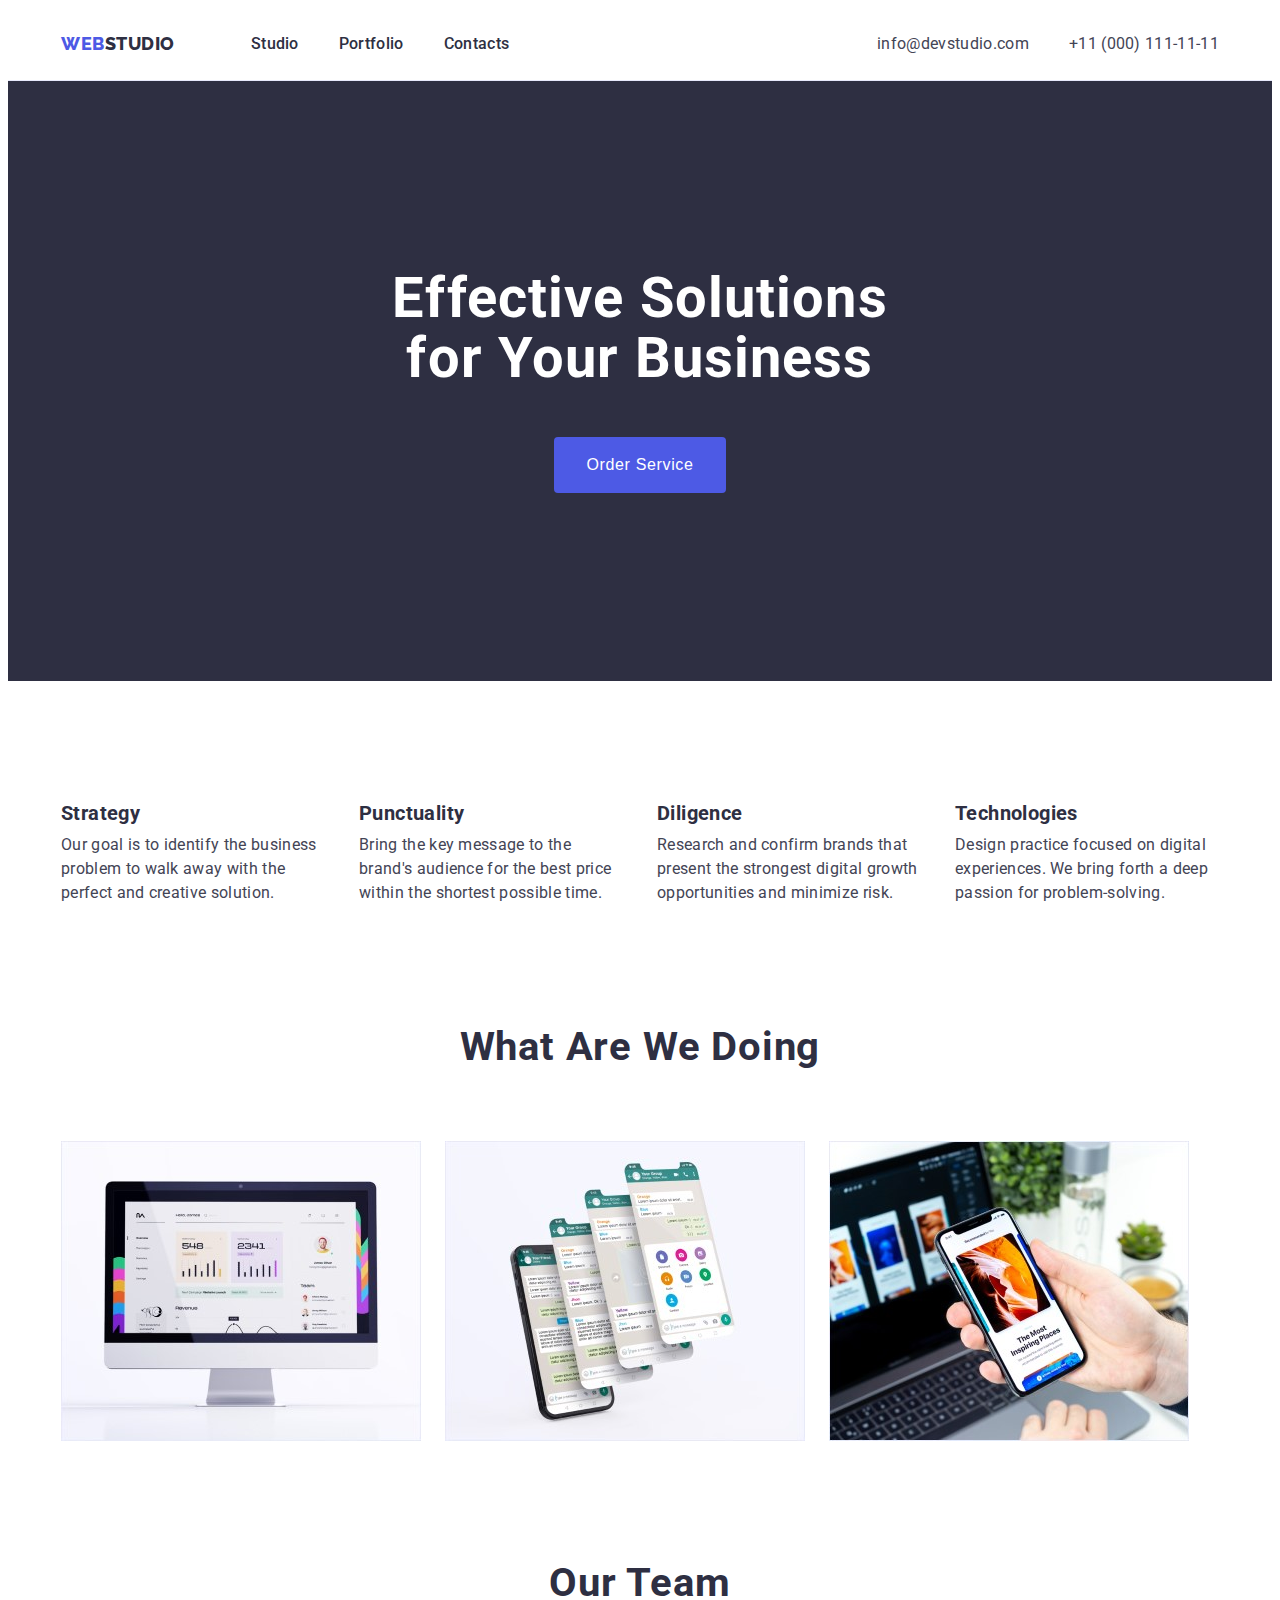
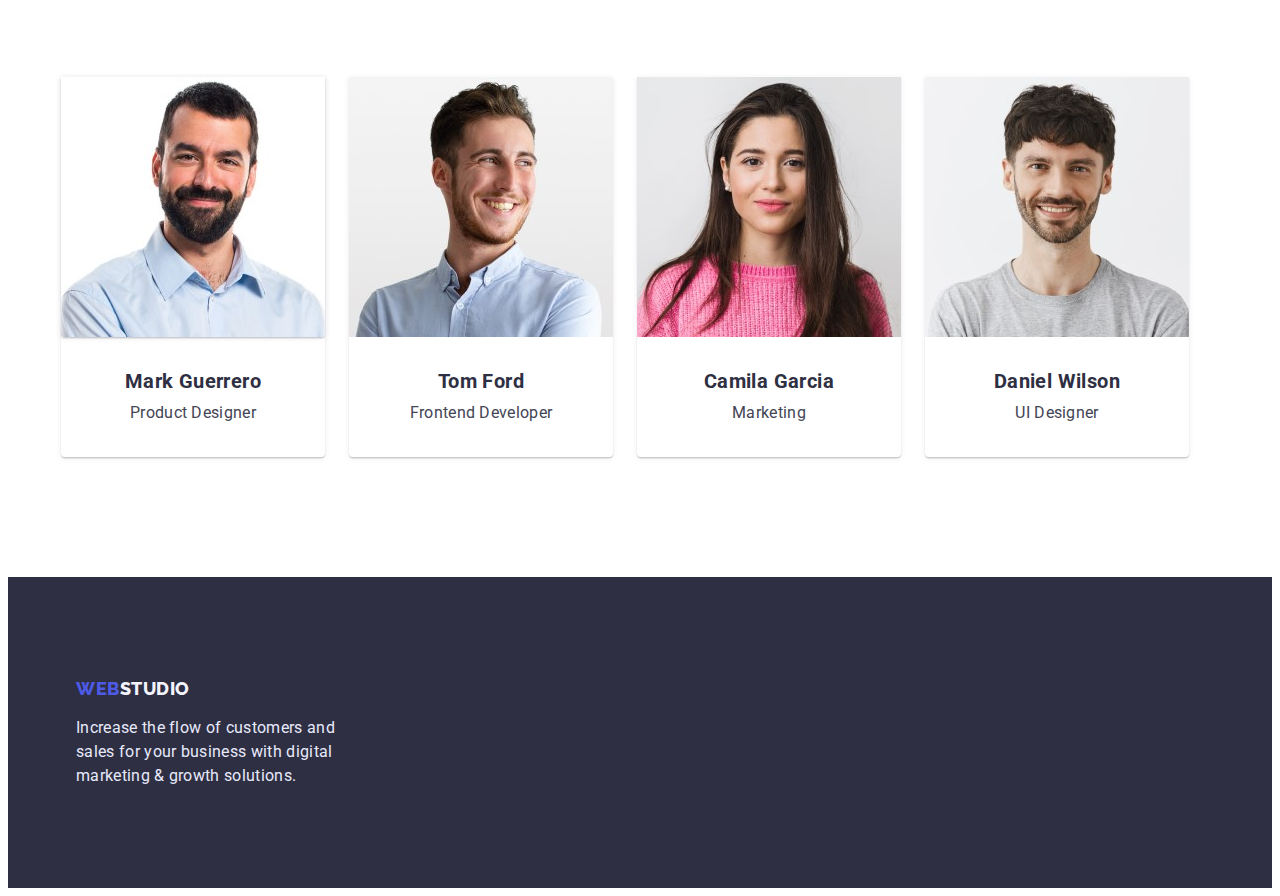
<file: index.html>
<!DOCTYPE html>
<html lang="en">

<head>
    <meta charset="UTF-8" />
    <meta http-equiv="X-UA-Compatible" content="IE=edge" />
    <meta name="viewport" content="width=device-width, initial-scale=1.0" />
    <title>Main page</title>
    <link rel="preconnect" href="https://fonts.googleapis.com">
    <link rel="preconnect" href="https://fonts.gstatic.com" crossorigin>
    <link href="https://fonts.googleapis.com/css2?family=Raleway:wght@800&family=Roboto:wght@400;500;700;900&display=swap"
      rel="stylesheet">
    <link rel="stylesheet" href="https://cdnjs.cloudflare.com/ajax/libs/modern-normalize/1.1.0/modern-normalize.min.css"
      integrity="sha512-wpPYUAdjBVSE4KJnH1VR1HeZfpl1ub8YT/NKx4PuQ5NmX2tKuGu6U/JRp5y+Y8XG2tV+wKQpNHVUX03MfMFn9Q=="
      crossorigin="anonymous" referrerpolicy="no-referrer" />
    <link rel="stylesheet" href="./css/styles.css" />
</head>

<body>
    <!-- header -->
    <header class="page-header">
      <div class="container header-container">
      <nav class="nav">
        <!-- logo -->
        <a class="link logo" href="./index.html">Web<span class="logo-item">Studio</span></a>
        <ul class="list menu-list">
          <li class="menu-item"><a class="link menu-link" href="./index.html">Studio</a></li>
          <li class="menu-item"><a class="link menu-link" href="./portfolio.html">Portfolio</a></li>
          <li class="menu-item"><a class="link menu-link" href="">Contacts</a></li>
        </ul>
      </nav>
      <!-- contacts -->
      <address>
        <ul class="list contacts">
          <li><a class="link contacts" href="mailto:info@devstudio.com">info@devstudio.com</a></li>
          <li><a class="link contacts" href="tel:+110001111111">+11 (000) 111-11-11</a></li>
        </ul>
      </address>
      </div>
    </header>
    <main>
      <!-- hero -->
      <section class="section hero">
        <div class="container-hero">
        <h1 class="hero-title">Effective Solutions for Your Business</h1>
        <button class="button-default button-click" type="button">Order Service</button>
        </div>
      </section>
      <!--features-->
      <section class="section">
        <h2 hidden>Features</h2>
        <div class="container">
        <ul class="features">
          <li class="features-list">
            <h3 class="features-item">Strategy</h3>
            <p class="subtitle">
              Our goal is to identify the business problem to walk away with the
              perfect and creative solution.
            </p>
          </li>
          <li class="features-list">
            <h3 class="features-item">Punctuality</h3>
            <p class="subtitle">
              Bring the key message to the brand's audience for the best price
              within the shortest possible time.
            </pclass>
          </li>
          <li class="features-list">
            <h3 class="features-item">Diligence</h3>
            <p class="subtitle">
              Research and confirm brands that present the strongest digital
              growth opportunities and minimize risk.
            </p>
          </li>
          <li class="features-list">
            <h3 class="features-item">Technologies</h3>
            <p class="subtitle">
              Design practice focused on digital experiences. We bring forth a
              deep passion for problem-solving.
            </p>
          </li>
        </ul>
        </div>
      </section>
      <!--what we do?-->
      <section class="section-what-we-do">
        <div class="container">
                  <h2 class="title">What are we doing</h2>
        <ul class="list-images">
          <li>
            <img
              src="./images/desktop.jpg"
              alt="Desktop"
              width="360"
              height="300"
            />
          </li>
          <li>
            <img
              src="./images/mobile.jpg"
              alt="Desktop"
              width="360"
              height="300"
            />
          </li>
          <li>
            <img
              src="./images/desktopmobile.jpg"
              alt="Desktop"
              width="360"
              height="300"
            />
          </li>
        </ul>
        </div>
      </section>
      <!-- our team -->
      <section class="section">
        <div class="container">
          <h2 class="title">Our Team</h2>
        <ul class="our-team">
          <li class="position-name">
            <div class="card">
              <img src="./images/mark.jpg" class="position-name" alt="Mark" width="264" height="260"/>
            <div class="text-card"><h3 class="title-name">Mark Guerrero</h3>
            <p class="position">Product Designer</p>
            </div>
            </div>
          </li>
          <li class="position-name">
            <div class="card">
            <img src="./images/tom.jpg" alt="Mark" width="264" height="260"/>
            <div class="text-card"><h3 class="title-name">Tom Ford</h3>
            <p class="position">Frontend Developer</p>
            </div>
            </div>
          </li>
          <li class="position-name">
            <div class="card">
            <img src="./images/camila.jpg" alt="Mark" width="264" height="260"/>
            <div class="text-card"><h3 class="title-name">Camila Garcia</h3>
            <p class="position">Marketing</p>
            </div>
            </div>
          </li>
          <li class="position-name">
            <div class="card">
            <img src="./images/daniel.jpg"  alt="Mark" width="264" height="260"/>
            <div class="text-card"><h3 class="title-name">Daniel Wilson</h3>
            <p class="position">UI Designer</p>
            </div>
          </div>
          </li>
        </ul>
        </div>
      </section>
    </main>
    <!-- footer -->
    <footer class="footer">
      <div class="footer-section">
        <div class="footer-container">
      <a class="link logo" href="./index.html">Web<span class="logo-footer">Studio</span></a>
      <p class="footer-subtitle">Increase the flow of customers and sales for your business with digital marketing & growth solutions.</p>
        </div>
      </div>
    </footer>
</body>
</html>
</file>
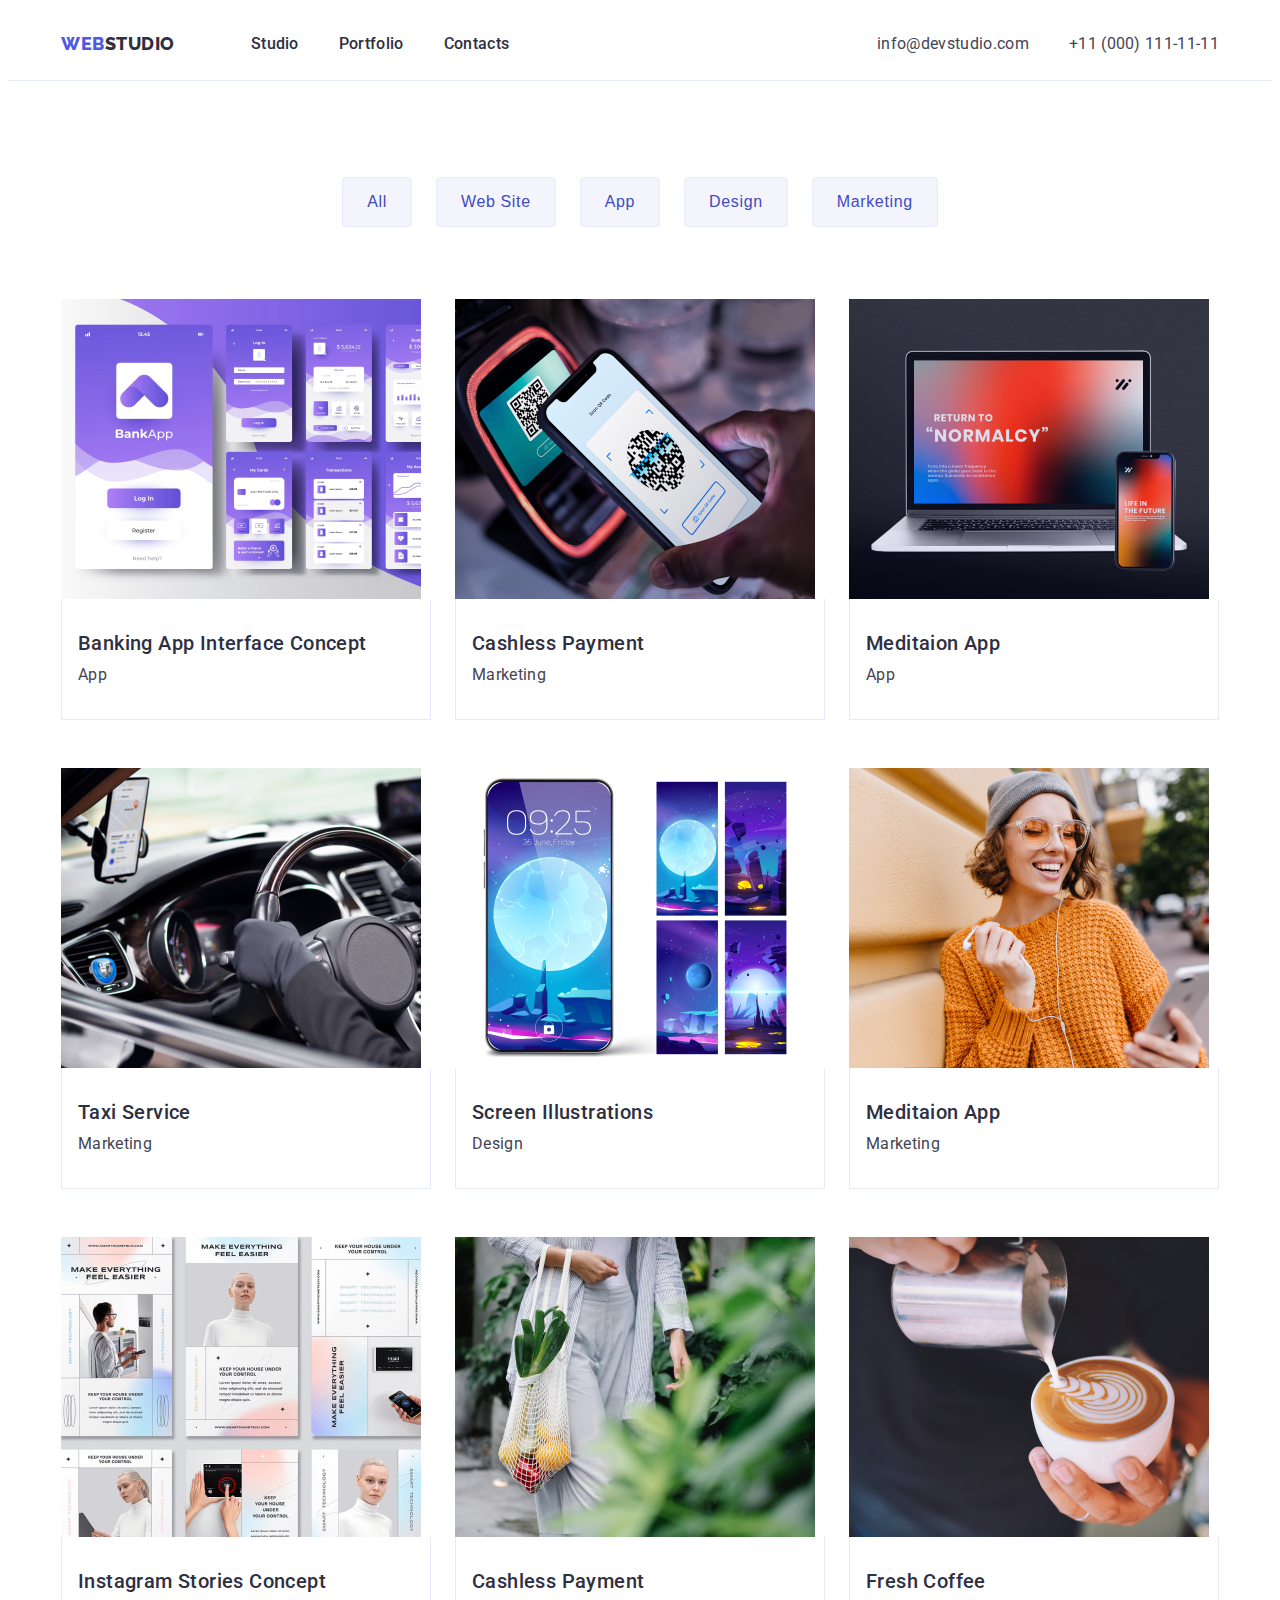
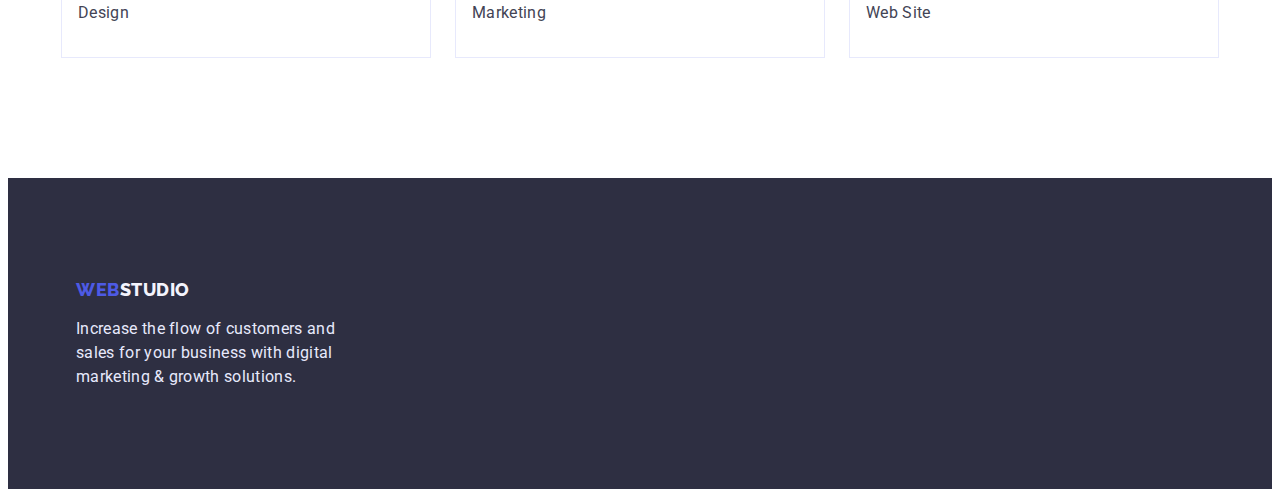
<file: portfolio.html>
<!DOCTYPE html>
<html lang="en">

<head>
    <meta charset="UTF-8" />
    <meta http-equiv="X-UA-Compatible" content="IE=edge" />
    <meta name="viewport" content="width=device-width, initial-scale=1.0" />
    <title>Main page</title>
    <link rel="preconnect" href="https://fonts.googleapis.com">
    <link rel="preconnect" href="https://fonts.gstatic.com" crossorigin>
    <link href="https://fonts.googleapis.com/css2?family=Raleway:wght@800&family=Roboto:wght@400;500;700;900&display=swap"
        rel="stylesheet">
    <link rel="stylesheet" href="https://cdnjs.cloudflare.com/ajax/libs/modern-normalize/1.1.0/modern-normalize.min.css"
        integrity="sha512-wpPYUAdjBVSE4KJnH1VR1HeZfpl1ub8YT/NKx4PuQ5NmX2tKuGu6U/JRp5y+Y8XG2tV+wKQpNHVUX03MfMFn9Q=="
        crossorigin="anonymous" referrerpolicy="no-referrer" />
    <link rel="stylesheet" href="./css/styles.css" />
</head>

<body>
    <!-- header -->
<header class="page-header">
    <div class="container header-container">
        <nav class="nav">
            <!-- logo -->
            <a class="link logo" href="./index.html">Web<span class="logo-item">Studio</span></a>
            <ul class="list menu-list">
                <li class="menu-item"><a class="link menu-link" href="./index.html">Studio</a></li>
                <li class="menu-item"><a class="link menu-link" href="./portfolio.html">Portfolio</a></li>
                <li class="menu-item"><a class="link menu-link" href="">Contacts</a></li>
            </ul>
        </nav>
        <!-- contacts -->
        <address>
            <ul class="list contacts">
                <li><a class="link contacts" href="mailto:info@devstudio.com">info@devstudio.com</a></li>
                <li><a class="link contacts" href="tel:+110001111111">+11 (000) 111-11-11</a></li>
            </ul>
        </address>
    </div>
</header>
    <!-- main -->
    <main>
        <section class="portfolio">
            <div class="container">
            <h1 hidden>filters</h1>
            <!-- filter-buttons -->
            <ul class="list button-list">
                <li><button class="button-filters button-filters-text" type="button">All</button></li>
                <li><button class="button-filters button-filters-text" type="button">Web Site</button></li>
                <li><button class="button-filters button-filters-text" type="button">App</button></li>
                <li><button class="button-filters button-filters-text" type="button">Design</button></li>
                <li><button class="button-filters button-filters-text" type="button">Marketing</button></li>
            </ul>
            </div>
            <!-- project cards -->
            <div class="container">
            <ul class="list project-cards">
                    <li class="project-card-item"><img src="./images/banking-app.jpg" alt="Banking App Interface Concept" width="360" height="300">
                       <div class="project-card-item-border card-content">
                        <h3 class="card-title">Banking App Interface Concept</h3>
                    <p class="card-subtitle">App</p>
                </div>
                </li>
                <li class="project-card-item"><img src="./images/cashless-payment.jpg" alt="Cashless Payment" width="360" height="300">
                    <div class="project-card-item-border card-content">
                        <h3 class="card-title">Cashless Payment</h3>
                    <p class="card-subtitle">Marketing</p>
                    </div>
                </li>
                <li class="project-card-item"><img src="./images/meditation-app.jpg" alt="Meditaion App" width="360" height="300">
                    <div class="project-card-item-border card-content">
                        <h3 class="card-title">Meditaion App</h3>
                        <p class="card-subtitle">App</p>
                    </div>
                    </li>
                    <li class="project-card-item"><img src="./images/taxi-service.jpg" alt="Taxi Service" width="360" height="300">
                        <div class="project-card-item-border card-content">
                        <h3 class="card-title">Taxi Service</h3>
                    <p class="card-subtitle">Marketing</p>
                    </div>
                </li>
                <li class="project-card-item"><img src="./images/screen-illustration.jpg" alt="Screen Illustrations" width="360" height="300">
                    <div class="project-card-item-border card-content">
                        <h3 class="card-title">Screen Illustrations</h3>
                    <p class="card-subtitle">Design</p>
                    </div>
                </li>
                <li class="project-card-item"><img src="./images/online-course.jpg" alt="Online Courses" width="360" height="300">
                    <div class="project-card-item-border card-content">
                        <h3 class="card-title">Meditaion App</h3>
                    <p class="card-subtitle">Marketing</p>
                    </div>
                </li>
                <li class="project-card-item"><img src="./images/instagram.jpg" alt="Instagram Stories Concept" width="360" height="300">
                    <div class="project-card-item-border card-content">
                        <h3 class="card-title">Instagram Stories Concept</h3>
                    <p class="card-subtitle">Design</p>
                    </div>
                </li>
                <li class="project-card-item"><img src="./images/organic-food.jpg" alt="Organic Food" width="360" height="300">
                    <div class="project-card-item-border card-content">
                        <h3 class="card-title">Cashless Payment</h3>
                    <p class="card-subtitle">Marketing</p>
                    </div>
                </li>
                <li class="project-card-item"><img src="./images/fresh-coffee.jpg" alt="Fresh Coffee" width="360" height="300">
                    <div class="project-card-item-border card-content">
                        <h3 class="card-title">Fresh Coffee</h3>
                    <p class="card-subtitle">Web Site</p>
                    </div>
                </li>
            </ul>
            </div>
        </section>
    </main>
    <!-- footer -->
    <footer class="footer">
        <div class="footer-section">
            <div class="footer-container">
                <a class="link logo" href="./index.html">Web<span class="logo-footer">Studio</span></a>
                <p class="footer-subtitle">Increase the flow of customers and sales for your business with digital marketing & growth solutions.</p>
            </div>
        </div>
    </footer>
</body>

</html>
</file>
<file: css/styles.css>
:root {
  --text-color: #434455;
  --main-color: #f4f4fd;
  --accent-color: #404bbf;
  --link-color: #2e2f42;
  --background-color: #fff;
}

html {
  box-sizing: border-box;
}
/*styles*/

.list {
  list-style: none;
  display: flex;
}

.link {
  text-decoration: none;
  display: flex;
}

h1,
h2,
h3,
p {
  margin: 0;
}

ul {
  margin: 0;
  padding: 0;
}

img {
  display: block;
  max-width: 100%;
  height: auto;
}

body {
  font-family: 'Roboto', sans-serif;
  color: var(--link-color);
  background-color: var(--background-color);
  font-size: 16px;
}

.container {
  width: 100%;
  max-width: 1158px;
  padding: 0 15px;
  margin: 0 auto;
  justify-content: center;
}

.section {
  padding: 120px 0px 120px 0px;
}

/*button*/

.button-default {
  background: #4d5ae5;
  border-radius: 4px;
  border: none;
}

.button-default:hover,
.button-default:focus {
  background: var(--accent-color);
  box-shadow: 0px 4px 4px rgba(0, 0, 0, 0.15);
}

.button-click {
  padding: 16px 32px;
  margin-top: 48px;
  margin-left: auto;
  margin-right: auto;
  font-weight: 500;
  font-size: 16px;
  line-height: 1.5;
  letter-spacing: 0.04em;
  color: var(--background-color);
  display: block;
}

/*header*/

.page-header {
  display: flex;
  max-height: 74px;
  margin-left: auto;
  margin-right: auto;
  border-bottom: 1px solid #e7e9fc;
}

.header-container {
  display: flex;
  align-items: center;
}

/*logo*/

.logo-item {
  color: var(--link-color);
}

.logo {
  font-weight: 800;
  cursor: pointer;
  color: #4d5ae5;
  font-family: 'Raleway', sans-serif;
  font-size: 18px;
  line-height: 1.3;

  align-items: center;
  letter-spacing: 0.03em;
  text-transform: uppercase;

  margin-right: 76px;
}

.logo:hover,
.logo:focus {
  color: var(--accent-color);
}

/*menu-list*/

.menu-link:hover {
  color: var(--accent-color);
}

.menu-list,
.menu-link:not(:last-child) {
  gap: 40px;
}

.menu-link {
  font-weight: 500;
  font-size: 16px;
  line-height: 1.5;
  letter-spacing: 0.02em;
  color: var(--link-color);

  display: block;
  padding-top: 24px;
  padding-bottom: 24px;
}

.nav {
  display: flex;
  margin-right: auto;
}

/*contacts*/

.contacts {
  font-style: normal;
  font-size: 16px;
  line-height: 1.5;
  letter-spacing: 0.02em;
  color: var(--text-color);
  margin-left: auto;
  display: flex;
  justify-content: flex-end;
  align-items: center;
}

.contacts:hover {
  color: var(--accent-color);
}

.list,
.contacts {
  gap: 40px;
}

/*hero*/

.hero {
  padding-top: 188px;
  padding-bottom: 188px;
  background: var(--link-color);
}
.container-hero {
  width: 496px;
  margin-left: auto;
  margin-right: auto;
}

.hero-title {
  font-size: 56px;
  line-height: 1.07;
  text-align: center;
  letter-spacing: 0.02em;
  color: #ffffff;
  background-color: #2e2f42;
}

/*features*/
.features {
  display: flex;
  justify-content: space-between;
  list-style: none;
  display: flex;
  gap: 24px;
}

.features-list {
  width: 264px;
  column-gap: 24px;
}

.features-item {
  font-size: 40px;
  font-size: 20px;
  line-height: 1.2;
  letter-spacing: 0.02em;
  color: var(--link-color);
  margin: 0px;
  padding-bottom: 8px;
}

.subtitle {
  font-size: 16px;
  line-height: 1.5;
  letter-spacing: 0.02em;
  color: var(--text-color);
  margin: 0px;
}

/*what we do?*/

.list-images {
  margin-top: 72px;
  list-style: none;
  display: flex;
  gap: 24px;
}

/*our team*/

.our-team {
  margin-top: 72px;
  list-style: none;
  display: flex;
  gap: 24px;
}

.title {
  font-size: 40px;
  line-height: 1.1;
  text-align: center;
  display: flex;
  letter-spacing: 0.02em;
  text-transform: capitalize;
  color: var(--link-color);
  justify-content: center;
}

.text-card {
  padding-top: 32px;
  padding-bottom: 32px;
}

.title-name {
  font-size: 20px;
  line-height: 1.2;
  text-align: center;
  letter-spacing: 0.02em;

  margin: 0;
  padding-bottom: 8px;
}

.position {
  font-size: 16px;
  line-height: 1.5;
  text-align: center;
  letter-spacing: 0.02em;
  color: var(--text-color);
}

.position-name {
  background: #ffffff;
  box-shadow: 0px 1px 6px rgba(46, 47, 66, 0.08),
    0px 1px 1px rgba(46, 47, 66, 0.16), 0px 2px 1px rgba(46, 47, 66, 0.08);
  border-radius: 0px 0px 4px 4px;
}

.card {
  max-height: 380px;
  max-width: 264px;
  border-radius: 0px 0px 4px 4px;
}

/*footer*/

.footer {
  background-color: var(--link-color);
  padding-top: 100px;
  padding-bottom: 100px;
}

.footer-section {
  display: flex;
  max-width: 1128px;
  padding: 0 15px;
  margin: 0 auto;
}

.footer-container {
  width: 264px;
}

.footer-subtitle {
  font-size: 16px;
  line-height: 1.5;
  letter-spacing: 0.02em;
  color: #e7e9fc;
  margin: 0;
  margin-top: 16px;
}

.logo-footer {
  color: var(--main-color);
}

/*portfolio*/
.portfolio {
  padding-top: 96px;
  padding-bottom: 120px;
}

/*portfolio buttons*/

.button-list {
  display: flex;
  flex-direction: row;
  align-items: center;
  justify-content: center;
  align-content: center;
  padding: 0px;
  gap: 24px;
}

.button-filters {
  background: #404bbf;
  border: 1px solid #e7e9fc;
  border-radius: 4px;
}

.button-filters-text {
  font-family: 'Roboto' sans-serif;
  font-size: 16px;
  line-height: 1.5;
  text-align: center;
  letter-spacing: 0.04em;
  color: #404bbf;
  background-color: #f4f4fd;
  border: 1px solid #e7e9fc;
  padding: 12px 24px;
  box-sizing: border-box;
}

.button-filters-text:hover,
.button-filters-text:focus {
  color: #ffffff;
}

.button-filters:hover,
.button-filters:focus {
  background: #404bbf;
  box-shadow: 0px 4px 4px rgba(0, 0, 0, 0.15);
}

/*project cards*/

.project-cards {
  list-style: none;
  display: flex;
  flex-wrap: wrap;
  gap: 48px 24px;
  margin-top: 72px;
}

.project-card-item {
  background-color: #ffffff;
  flex-basis: calc((100% - 2 * 24px) / 3);
}

.project-card-item-border {
  padding-top: 32px;
  padding-bottom: 32px;
  padding-left: 16px;
}

.card-content {
  border-left: 1px solid #e7e9fc;
  border-right: 1px solid #e7e9fc;
  border-bottom: 1px solid #e7e9fc;
}

.card-title {
  font-weight: 500;
  font-size: 20px;
  line-height: 1.2;
  letter-spacing: 0.02em;
  color: #2e2f42;
  padding-bottom: 8px;
}

.card-subtitle {
  font-weight: 400;
  font-size: 16px;
  line-height: 1.5;
  letter-spacing: 0.02em;
  color: #434455;
}
</file>
